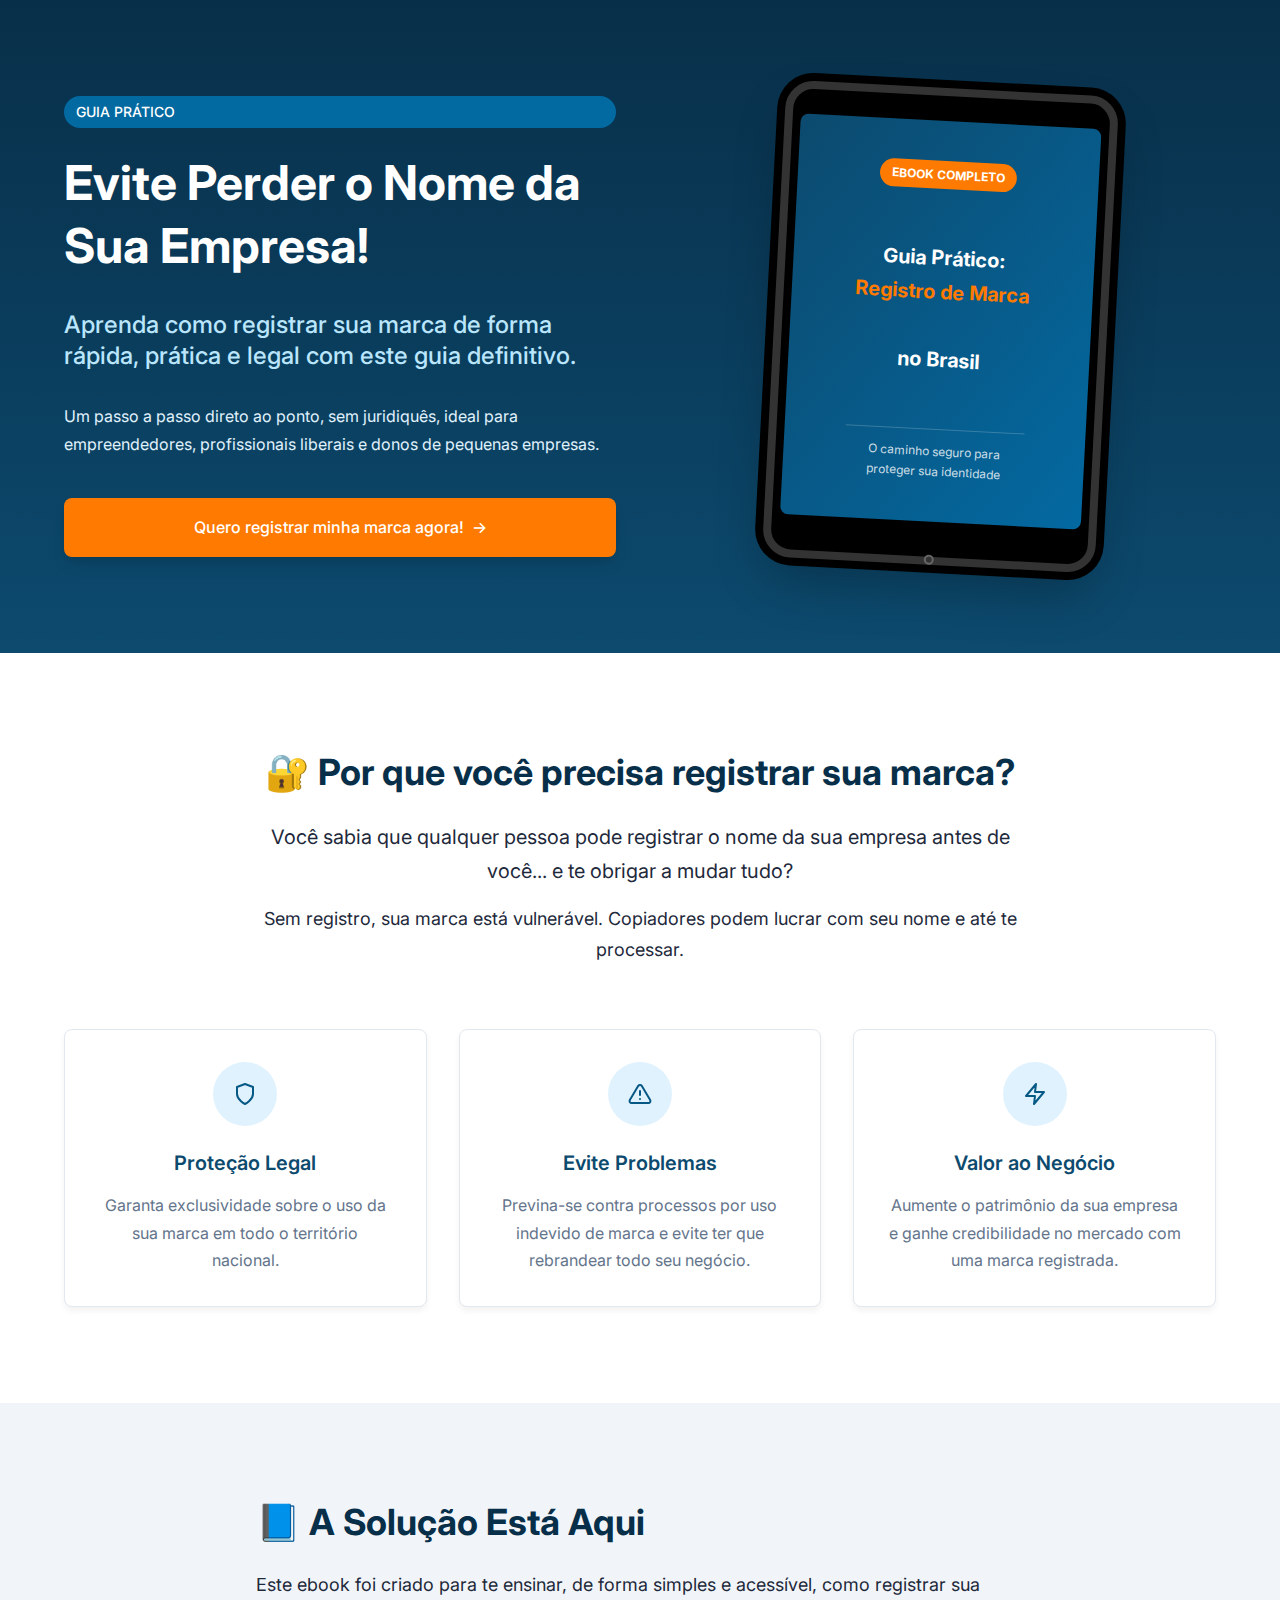
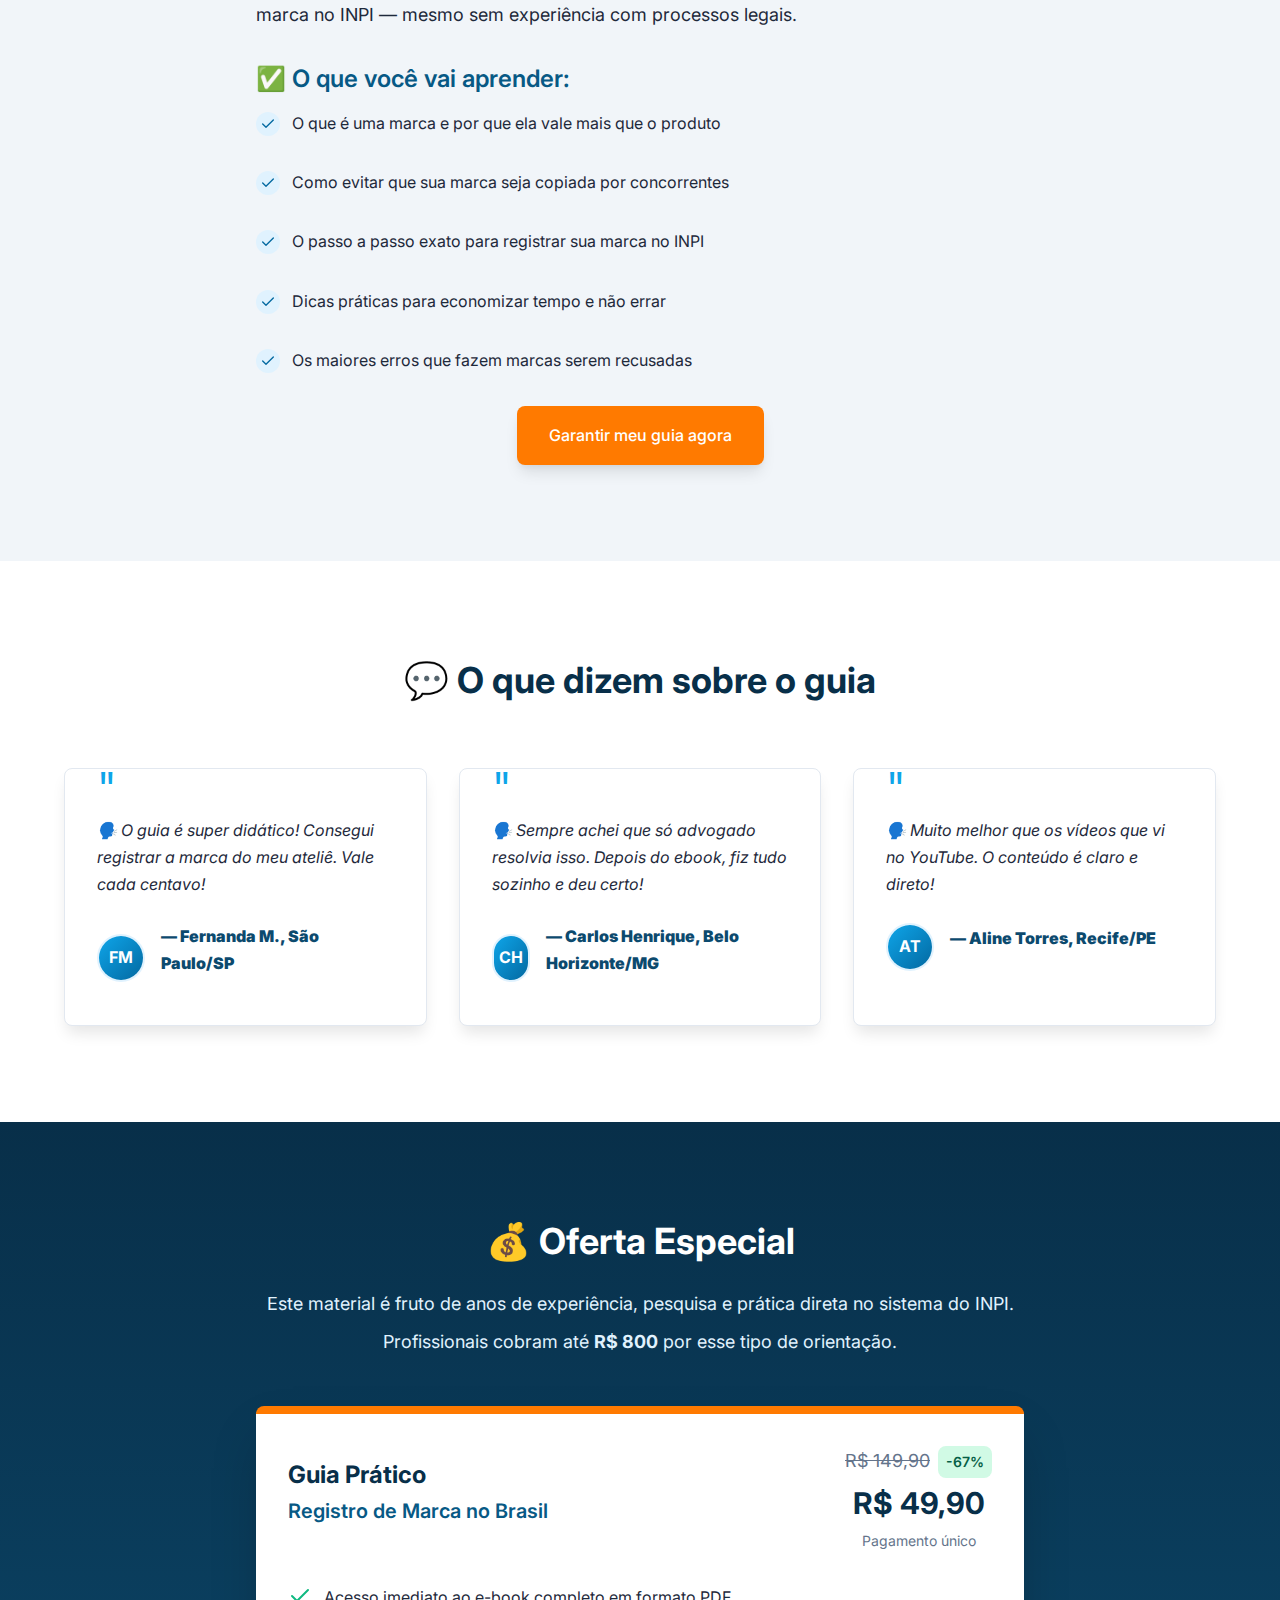
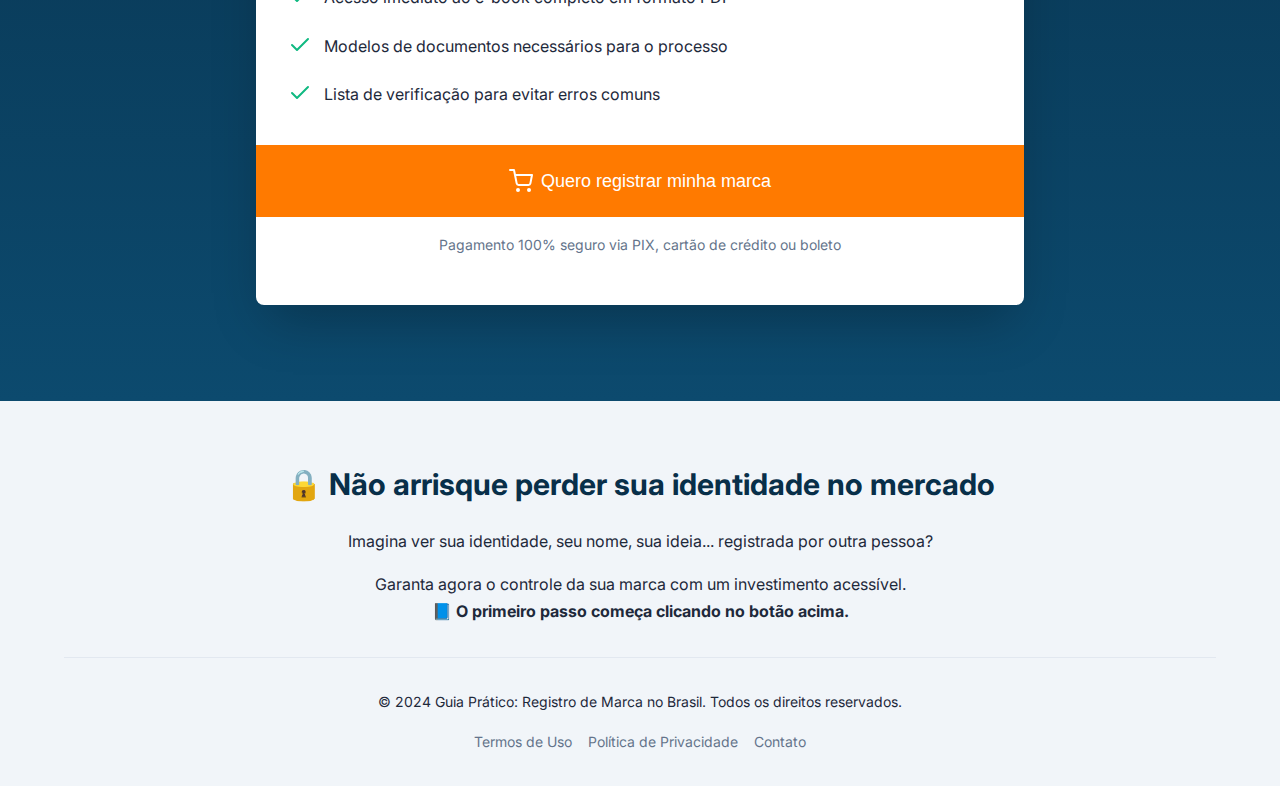
<file: index.html>
<!DOCTYPE html>
<html lang="pt-BR">
<head>
    <meta charset="UTF-8">
    <meta name="viewport" content="width=device-width, initial-scale=1.0">
    <title>Guia Prático: Registro de Marca no Brasil</title>
    <link rel="stylesheet" href="assets/css/styles.css">
    <link rel="preconnect" href="https://fonts.googleapis.com">
    <link rel="preconnect" href="https://fonts.gstatic.com" crossorigin>
    <link href="https://fonts.googleapis.com/css2?family=Inter:wght@400;500;600;700&display=swap" rel="stylesheet">
</head>
<body>
    <!-- Hero Section -->
    <section class="hero">
        <div class="hero-pattern"></div>
        <div class="container">
            <div class="hero-content">
                <div class="hero-text">
                    <span class="badge">GUIA PRÁTICO</span>
                    <h1>Evite Perder o Nome da Sua Empresa!</h1>
                    <h2>Aprenda como registrar sua marca de forma rápida, prática e legal com este guia definitivo.</h2>
                    <p>Um passo a passo direto ao ponto, sem juridiquês, ideal para empreendedores, profissionais liberais e donos de pequenas empresas.</p>
                    <a href="#pricing" class="cta-button">Quero registrar minha marca agora! <span class="arrow-right">→</span></a>
                </div>
                <div class="ebook-mockup">
                    <div class="ipad-frame">
                        <div class="ipad-screen">
                            <div class="ebook-cover">
                                <div class="ebook-badge">EBOOK COMPLETO</div>
                                <div class="ebook-title">
                                    Guia Prático:<br>
                                    <span class="highlight">Registro de Marca</span><br>
                                    no Brasil
                                </div>
                                <div class="ebook-subtitle">
                                    O caminho seguro para proteger sua identidade
                                </div>
                            </div>
                        </div>
                        <div class="ipad-button"></div>
                    </div>
                </div>
            </div>
        </div>
    </section>

    <!-- Why Register Section -->
    <section class="why-register">
        <div class="container">
            <div class="section-header">
                <h2>🔐 Por que você precisa registrar sua marca?</h2>
                <p class="section-intro">Você sabia que qualquer pessoa pode registrar o nome da sua empresa antes de você... e te obrigar a mudar tudo?</p>
                <p class="section-subintro">Sem registro, sua marca está vulnerável. Copiadores podem lucrar com seu nome e até te processar.</p>
            </div>

            <div class="benefits-grid">
                <div class="benefit-card">
                    <div class="benefit-icon shield-icon">
                        <svg xmlns="http://www.w3.org/2000/svg" width="24" height="24" viewBox="0 0 24 24" fill="none" stroke="currentColor" stroke-width="2" stroke-linecap="round" stroke-linejoin="round">
                            <path d="M12 22s8-4 8-10V5l-8-3-8 3v7c0 6 8 10 8 10z"></path>
                        </svg>
                    </div>
                    <h3>Proteção Legal</h3>
                    <p>Garanta exclusividade sobre o uso da sua marca em todo o território nacional.</p>
                </div>

                <div class="benefit-card">
                    <div class="benefit-icon alert-icon">
                        <svg xmlns="http://www.w3.org/2000/svg" width="24" height="24" viewBox="0 0 24 24" fill="none" stroke="currentColor" stroke-width="2" stroke-linecap="round" stroke-linejoin="round">
                            <path d="M10.29 3.86L1.82 18a2 2 0 0 0 1.71 3h16.94a2 2 0 0 0 1.71-3L13.71 3.86a2 2 0 0 0-3.42 0z"></path>
                            <line x1="12" y1="9" x2="12" y2="13"></line>
                            <line x1="12" y1="17" x2="12.01" y2="17"></line>
                        </svg>
                    </div>
                    <h3>Evite Problemas</h3>
                    <p>Previna-se contra processos por uso indevido de marca e evite ter que rebrandear todo seu negócio.</p>
                </div>

                <div class="benefit-card">
                    <div class="benefit-icon value-icon">
                        <svg xmlns="http://www.w3.org/2000/svg" width="24" height="24" viewBox="0 0 24 24" fill="none" stroke="currentColor" stroke-width="2" stroke-linecap="round" stroke-linejoin="round">
                            <polygon points="13 2 3 14 12 14 11 22 21 10 12 10 13 2"></polygon>
                        </svg>
                    </div>
                    <h3>Valor ao Negócio</h3>
                    <p>Aumente o patrimônio da sua empresa e ganhe credibilidade no mercado com uma marca registrada.</p>
                </div>
            </div>
        </div>
    </section>

    <!-- Solution Section -->
    <section class="solution">
        <div class="container">
            <div class="solution-content">
                <h2>📘 A Solução Está Aqui</h2>
                <p class="solution-intro">Este ebook foi criado para te ensinar, de forma simples e acessível, como registrar sua marca no INPI — mesmo sem experiência com processos legais.</p>
                
                <h3>✅ O que você vai aprender:</h3>
                
                <ul class="checklist">
                    <li>
                        <span class="check-icon">
                            <svg xmlns="http://www.w3.org/2000/svg" width="24" height="24" viewBox="0 0 24 24" fill="none" stroke="currentColor" stroke-width="2" stroke-linecap="round" stroke-linejoin="round">
                                <polyline points="20 6 9 17 4 12"></polyline>
                            </svg>
                        </span>
                        <span>O que é uma marca e por que ela vale mais que o produto</span>
                    </li>
                    <li>
                        <span class="check-icon">
                            <svg xmlns="http://www.w3.org/2000/svg" width="24" height="24" viewBox="0 0 24 24" fill="none" stroke="currentColor" stroke-width="2" stroke-linecap="round" stroke-linejoin="round">
                                <polyline points="20 6 9 17 4 12"></polyline>
                            </svg>
                        </span>
                        <span>Como evitar que sua marca seja copiada por concorrentes</span>
                    </li>
                    <li>
                        <span class="check-icon">
                            <svg xmlns="http://www.w3.org/2000/svg" width="24" height="24" viewBox="0 0 24 24" fill="none" stroke="currentColor" stroke-width="2" stroke-linecap="round" stroke-linejoin="round">
                                <polyline points="20 6 9 17 4 12"></polyline>
                            </svg>
                        </span>
                        <span>O passo a passo exato para registrar sua marca no INPI</span>
                    </li>
                    <li>
                        <span class="check-icon">
                            <svg xmlns="http://www.w3.org/2000/svg" width="24" height="24" viewBox="0 0 24 24" fill="none" stroke="currentColor" stroke-width="2" stroke-linecap="round" stroke-linejoin="round">
                                <polyline points="20 6 9 17 4 12"></polyline>
                            </svg>
                        </span>
                        <span>Dicas práticas para economizar tempo e não errar</span>
                    </li>
                    <li>
                        <span class="check-icon">
                            <svg xmlns="http://www.w3.org/2000/svg" width="24" height="24" viewBox="0 0 24 24" fill="none" stroke="currentColor" stroke-width="2" stroke-linecap="round" stroke-linejoin="round">
                                <polyline points="20 6 9 17 4 12"></polyline>
                            </svg>
                        </span>
                        <span>Os maiores erros que fazem marcas serem recusadas</span>
                    </li>
                </ul>
                
                <div class="solution-cta">
                    <a href="#pricing" class="cta-button">Garantir meu guia agora</a>
                </div>
            </div>
        </div>
    </section>

    <!-- Testimonials Section -->
    <section class="testimonials">
        <div class="container">
            <h2>💬 O que dizem sobre o guia</h2>
            
            <div class="testimonials-grid">
                <div class="testimonial-card">
                    <div class="quote-mark">"</div>
                    <p class="testimonial-text">🗣️ <em>O guia é super didático! Consegui registrar a marca do meu ateliê. Vale cada centavo!</em></p>
                <div class="testimonial-author">
                        <div class="author-avatar">
                            <div class="avatar-fallback">FM</div>
                        </div>
                        <p class="author-name"><strong>— Fernanda M., São Paulo/SP</strong></p>
                    </div>
                </div>
                
                <div class="testimonial-card">
                    <div class="quote-mark">"</div>
                    <p class="testimonial-text">🗣️ <em>Sempre achei que só advogado resolvia isso. Depois do ebook, fiz tudo sozinho e deu certo!</em></p>
                <div class="testimonial-author">
                        <div class="author-avatar">
                            <div class="avatar-fallback">CH</div>
                        </div>
                        <p class="author-name"><strong>— Carlos Henrique, Belo Horizonte/MG</strong></p>
                    </div>
                </div>
                
                <div class="testimonial-card">
                    <div class="quote-mark">"</div>
                    <p class="testimonial-text">🗣️ <em>Muito melhor que os vídeos que vi no YouTube. O conteúdo é claro e direto!</em></p>
                <div class="testimonial-author">
                        <div class="author-avatar">
                            <div class="avatar-fallback">AT</div>
                        </div>
                        <p class="author-name"><strong>— Aline Torres, Recife/PE</strong></p>
                    </div>
                </div>
            </div>
        </div>
    </section>

    <!-- Pricing Section -->
    <section class="pricing" id="pricing">
        <div class="container">
            <div class="pricing-header">
                <h2>💰 Oferta Especial</h2>
                <p class="pricing-intro">Este material é fruto de anos de experiência, pesquisa e prática direta no sistema do INPI.</p>
                <p class="pricing-subintro">Profissionais cobram até <span class="pricing-highlight">R$ 800</span> por esse tipo de orientação.</p>
            </div>
            
            <div class="pricing-box">
                <div class="pricing-content">
                    <div class="pricing-title">
                        <h3>Guia Prático</h3>
                        <h4>Registro de Marca no Brasil</h4>
                    </div>
                    <div class="pricing-price">
                        <div class="price-discount">
                            <span class="old-price">R$ 149,90</span>
                            <span class="discount-badge">-67%</span>
                        </div>
                        <div class="current-price">R$ 49,90</div>
                        <div class="price-note">Pagamento único</div>
                    </div>
                </div>
                
                <div class="pricing-features">
                    <div class="feature-item">
                        <span class="feature-icon">
                            <svg xmlns="http://www.w3.org/2000/svg" width="24" height="24" viewBox="0 0 24 24" fill="none" stroke="currentColor" stroke-width="2" stroke-linecap="round" stroke-linejoin="round">
                                <polyline points="20 6 9 17 4 12"></polyline>
                            </svg>
                        </span>
                        <span>Acesso imediato ao e-book completo em formato PDF</span>
                    </div>
                    <div class="feature-item">
                        <span class="feature-icon">
                            <svg xmlns="http://www.w3.org/2000/svg" width="24" height="24" viewBox="0 0 24 24" fill="none" stroke="currentColor" stroke-width="2" stroke-linecap="round" stroke-linejoin="round">
                                <polyline points="20 6 9 17 4 12"></polyline>
                            </svg>
                        </span>
                        <span>Modelos de documentos necessários para o processo</span>
                    </div>
                    <div class="feature-item">
                        <span class="feature-icon">
                            <svg xmlns="http://www.w3.org/2000/svg" width="24" height="24" viewBox="0 0 24 24" fill="none" stroke="currentColor" stroke-width="2" stroke-linecap="round" stroke-linejoin="round">
                                <polyline points="20 6 9 17 4 12"></polyline>
                            </svg>
                        </span>
                        <span>Lista de verificação para evitar erros comuns</span>
                    </div>
                </div>
                
                <button id="checkout-button" class="checkout-button">
                    <svg xmlns="http://www.w3.org/2000/svg" width="24" height="24" viewBox="0 0 24 24" fill="none" stroke="currentColor" stroke-width="2" stroke-linecap="round" stroke-linejoin="round" class="cart-icon">
                        <circle cx="9" cy="21" r="1"></circle>
                        <circle cx="20" cy="21" r="1"></circle>
                        <path d="M1 1h4l2.68 13.39a2 2 0 0 0 2 1.61h9.72a2 2 0 0 0 2-1.61L23 6H6"></path>
                    </svg>
                    Quero registrar minha marca
                </button>
                
                <p class="payment-note">Pagamento 100% seguro via PIX, cartão de crédito ou boleto</p>
            </div>
        </div>
    </section>

    <!-- Footer -->
    <footer class="footer">
        <div class="container">
            <div class="footer-content">
                <h2>🔒 Não arrisque perder sua identidade no mercado</h2>
                <p>Imagina ver sua identidade, seu nome, sua ideia... registrada por outra pessoa?</p>
                <p>Garanta agora o controle da sua marca com um investimento acessível.<br>
                📘 <strong>O primeiro passo começa clicando no botão acima.</strong></p>
            </div>
            
            <hr class="footer-divider">
            
            <div class="footer-bottom">
                <p class="copyright">© <span id="current-year">2024</span> Guia Prático: Registro de Marca no Brasil. Todos os direitos reservados.</p>
                <div class="footer-links">
                    <a href="#">Termos de Uso</a>
                    <a href="#">Política de Privacidade</a>
                    <a href="#">Contato</a>
                </div>
            </div>
        </div>
    </footer>

    <!-- Stripe Integration -->
    <script src="https://js.stripe.com/v3/"></script>
    <script src="assets/js/script.js"></script>
</body>
</html>
</file>
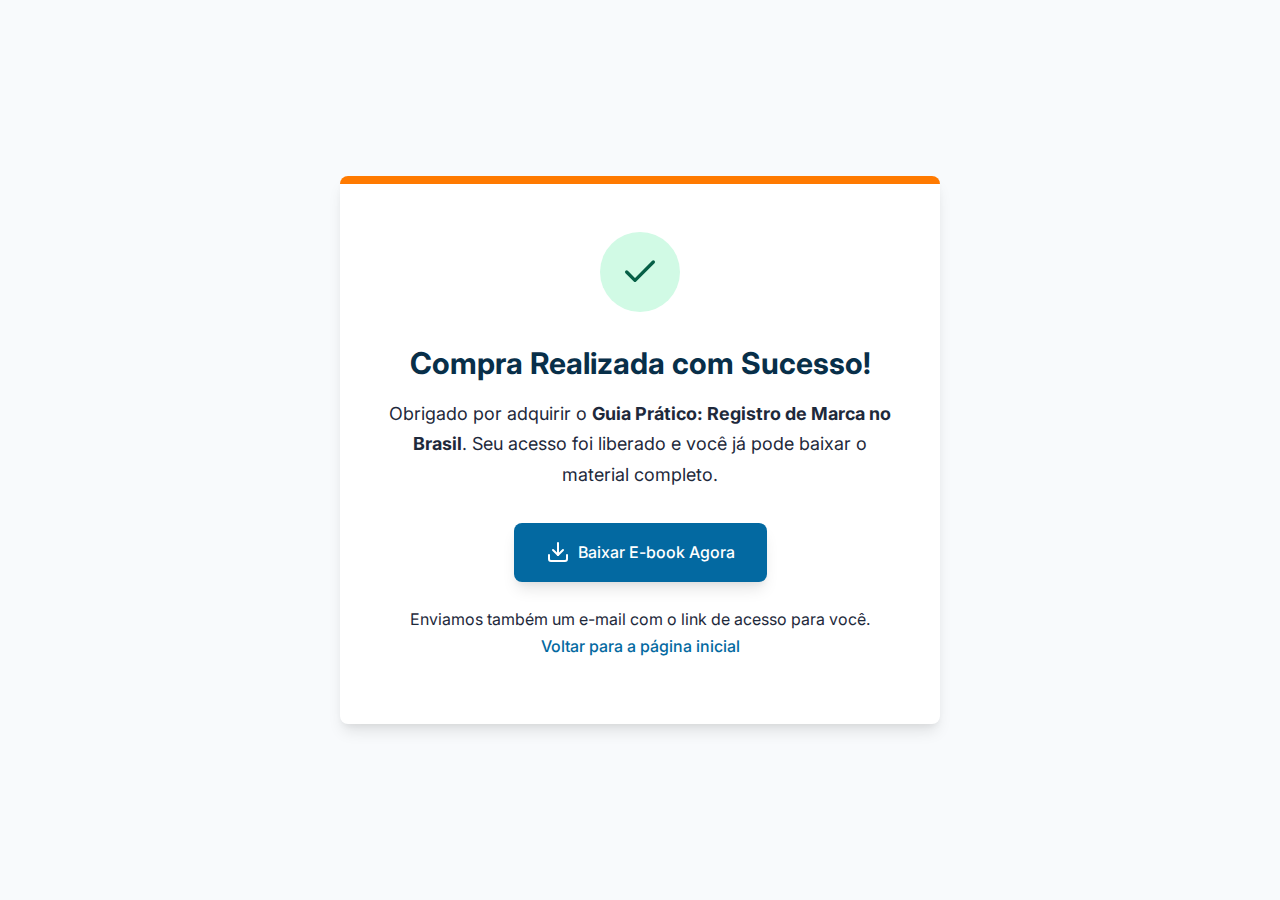
<file: success.html>
<!DOCTYPE html>
<html lang="pt-BR">
<head>
    <meta charset="UTF-8">
    <meta name="viewport" content="width=device-width, initial-scale=1.0">
    <title>Compra Realizada com Sucesso! | Guia Prático: Registro de Marca no Brasil</title>
    <link rel="stylesheet" href="assets/css/styles.css">
    <link rel="preconnect" href="https://fonts.googleapis.com">
    <link rel="preconnect" href="https://fonts.gstatic.com" crossorigin>
    <link href="https://fonts.googleapis.com/css2?family=Inter:wght@400;500;600;700&display=swap" rel="stylesheet">
    <style>
        .success-page {
            min-height: 100vh;
            display: flex;
            flex-direction: column;
            justify-content: center;
            align-items: center;
            background-color: var(--bg-light);
            padding: 2rem;
            text-align: center;
        }
        
        .success-card {
            background-color: var(--bg-white);
            border-radius: var(--border-radius);
            box-shadow: var(--box-shadow);
            padding: 3rem;
            max-width: 600px;
            width: 100%;
            margin: 0 auto;
            border-top: 8px solid var(--brand-orange);
        }
        
        .success-icon {
            width: 80px;
            height: 80px;
            background-color: #d1fae5;
            color: #065f46;
            border-radius: 50%;
            display: flex;
            align-items: center;
            justify-content: center;
            margin: 0 auto 2rem;
        }
        
        .success-icon svg {
            width: 40px;
            height: 40px;
        }
        
        .success-title {
            font-size: 1.875rem;
            font-weight: 700;
            color: var(--brand-blue-950);
            margin-bottom: 1rem;
        }
        
        .success-message {
            font-size: 1.125rem;
            color: var(--text-dark);
            margin-bottom: 2rem;
        }
        
        .download-button {
            display: inline-flex;
            align-items: center;
            justify-content: center;
            background-color: var(--brand-blue-700);
            color: var(--text-white);
            font-weight: 500;
            padding: 1rem 2rem;
            border-radius: var(--border-radius);
            transition: var(--transition);
            border: none;
            cursor: pointer;
            text-align: center;
            font-size: 1rem;
            box-shadow: var(--box-shadow);
            margin-bottom: 1.5rem;
        }
        
        .download-button:hover {
            background-color: var(--brand-blue-800);
            transform: translateY(-3px);
            color: var(--text-white);
        }
        
        .download-icon {
            margin-right: 0.5rem;
        }
        
        .back-link {
            color: var(--brand-blue-700);
            text-decoration: none;
            font-weight: 500;
            transition: var(--transition);
        }
        
        .back-link:hover {
            color: var(--brand-blue-500);
            text-decoration: underline;
        }
    </style>
</head>
<body>
    <div class="success-page">
        <div class="success-card">
            <div class="success-icon">
                <svg xmlns="http://www.w3.org/2000/svg" width="24" height="24" viewBox="0 0 24 24" fill="none" stroke="currentColor" stroke-width="2" stroke-linecap="round" stroke-linejoin="round">
                    <polyline points="20 6 9 17 4 12"></polyline>
                </svg>
            </div>
            
            <h1 class="success-title">Compra Realizada com Sucesso!</h1>
            
            <p class="success-message">
                Obrigado por adquirir o <strong>Guia Prático: Registro de Marca no Brasil</strong>. 
                Seu acesso foi liberado e você já pode baixar o material completo.
            </p>
            
            <a href="#" class="download-button" id="download-button">
                <svg xmlns="http://www.w3.org/2000/svg" width="24" height="24" viewBox="0 0 24 24" fill="none" stroke="currentColor" stroke-width="2" stroke-linecap="round" stroke-linejoin="round" class="download-icon">
                    <path d="M21 15v4a2 2 0 0 1-2 2H5a2 2 0 0 1-2-2v-4"></path>
                    <polyline points="7 10 12 15 17 10"></polyline>
                    <line x1="12" y1="15" x2="12" y2="3"></line>
                </svg>
                Baixar E-book Agora
            </a>
            
            <p>
                Enviamos também um e-mail com o link de acesso para você.<br>
                <a href="index.html" class="back-link">Voltar para a página inicial</a>
            </p>
        </div>
    </div>
    
    <script>
        document.addEventListener('DOMContentLoaded', function() {
            const downloadButton = document.getElementById('download-button');
            
            if (downloadButton) {
                downloadButton.addEventListener('click', function(e) {
                    e.preventDefault();
                    
                    // In a real implementation, this would be a link to the actual PDF file
                    // For demo purposes, show a notification
                    showNotification('Esta é uma demonstração. Em um ambiente real, o download do e-book seria iniciado.', 'info');
                });
            }
            
            // Custom notification system
            function showNotification(message, type = 'success') {
                // Create notification element
                const notification = document.createElement('div');
                notification.className = `notification ${type}`;
                
                // Add styles
                Object.assign(notification.style, {
                    position: 'fixed',
                    bottom: '20px',
                    right: '20px',
                    padding: '15px 20px',
                    borderRadius: '8px',
                    boxShadow: '0 10px 15px -3px rgba(0, 0, 0, 0.1), 0 4px 6px -2px rgba(0, 0, 0, 0.05)',
                    zIndex: '9999',
                    opacity: '0',
                    transform: 'translateY(20px)',
                    transition: 'opacity 0.3s ease, transform 0.3s ease',
                    color: 'white',
                    maxWidth: '300px'
                });
                
                // Set type-specific styles
                if (type === 'success') {
                    notification.style.backgroundColor = '#10b981';
                } else if (type === 'error') {
                    notification.style.backgroundColor = '#ef4444';
                } else if (type === 'info') {
                    notification.style.backgroundColor = '#3b82f6';
                }
                
                // Set content
                notification.innerHTML = message;
                
                // Add to DOM
                document.body.appendChild(notification);
                
                // Trigger animation
                setTimeout(() => {
                    notification.style.opacity = '1';
                    notification.style.transform = 'translateY(0)';
                }, 10);
                
                // Remove after delay
                setTimeout(() => {
                    notification.style.opacity = '0';
                    notification.style.transform = 'translateY(20px)';
                    
                    // Remove from DOM after animation
                    setTimeout(() => {
                        document.body.removeChild(notification);
                    }, 300);
                }, 4000);
            }
        });
    </script>
</body>
</html>
</file>
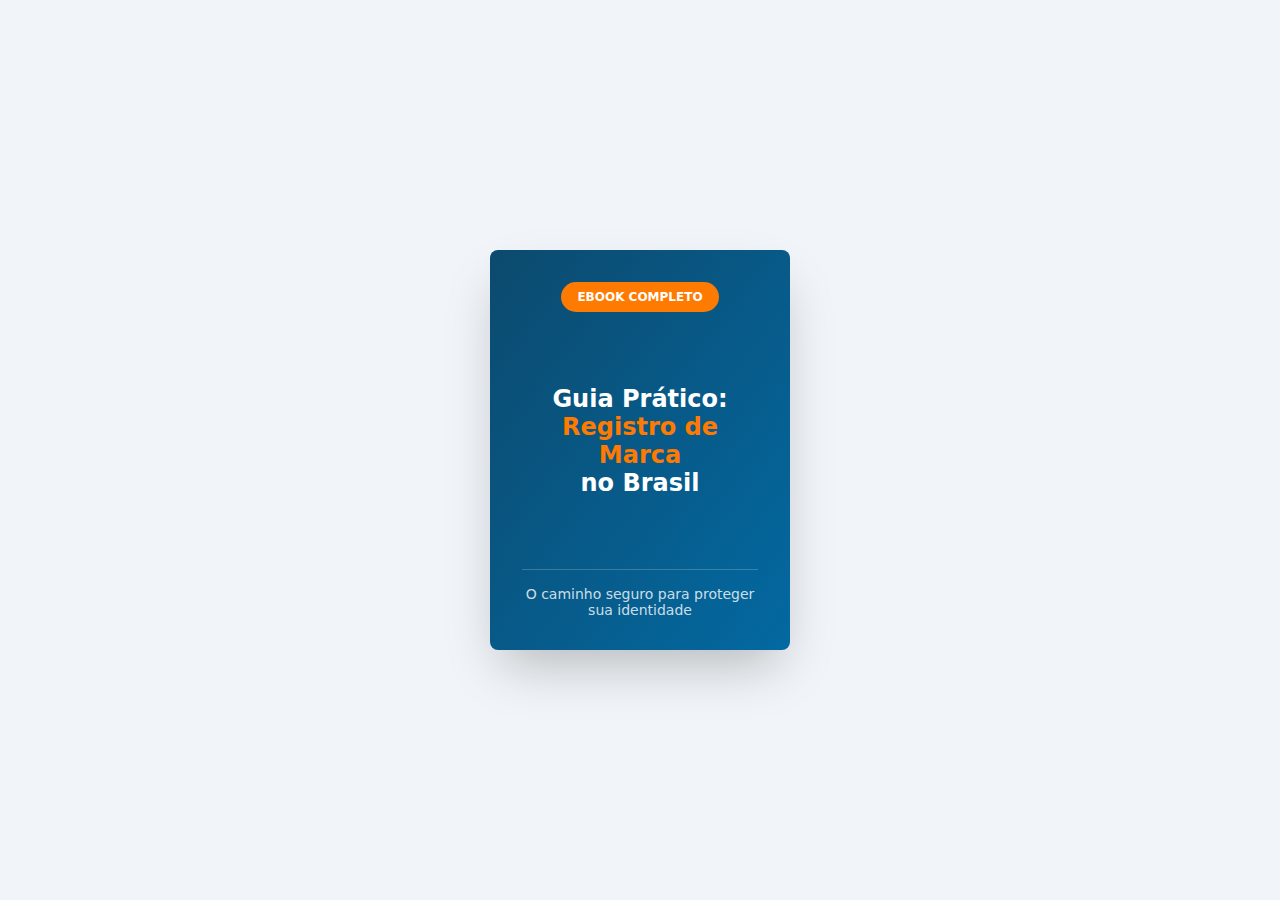
<file: assets/images/ebook-cover.html>
<!DOCTYPE html>
<html lang="en">
<head>
    <meta charset="UTF-8">
    <meta name="viewport" content="width=device-width, initial-scale=1.0">
    <title>Ebook Cover</title>
    <style>
        body {
            margin: 0;
            padding: 0;
            display: flex;
            justify-content: center;
            align-items: center;
            min-height: 100vh;
            font-family: 'Inter', system-ui, -apple-system, BlinkMacSystemFont, 'Segoe UI', Roboto, 'Helvetica Neue', Arial, sans-serif;
            background-color: #f1f5f9;
        }
        
        .ebook-cover {
            width: 300px;
            height: 400px;
            background: linear-gradient(to bottom right, #0c4a6e, #0369a1);
            border-radius: 8px;
            display: flex;
            flex-direction: column;
            align-items: center;
            justify-content: space-between;
            padding: 2rem;
            box-sizing: border-box;
            box-shadow: 0 25px 50px -12px rgba(0, 0, 0, 0.25);
        }
        
        .ebook-badge {
            background-color: #FF7A00;
            color: white;
            font-size: 0.75rem;
            font-weight: 700;
            padding: 0.5rem 1rem;
            border-radius: 9999px;
            margin-bottom: 1rem;
        }
        
        .ebook-title {
            text-align: center;
            color: white;
            font-weight: 700;
            font-size: 1.5rem;
            margin-bottom: 1rem;
        }
        
        .highlight {
            color: #FF7A00;
        }
        
        .ebook-subtitle {
            text-align: center;
            color: rgba(255, 255, 255, 0.8);
            font-size: 0.875rem;
            border-top: 1px solid rgba(255, 255, 255, 0.2);
            padding-top: 1rem;
            width: 100%;
        }
        
        .download-button {
            margin-top: 2rem;
            background-color: #0ea5e9;
            color: white;
            border: none;
            padding: 0.75rem 1.5rem;
            border-radius: 8px;
            font-weight: 500;
            cursor: pointer;
            transition: all 0.3s ease;
        }
        
        .download-button:hover {
            background-color: #0284c7;
        }
        
        .instructions {
            margin-top: 2rem;
            max-width: 600px;
            background-color: white;
            padding: 2rem;
            border-radius: 8px;
            box-shadow: 0 10px 15px -3px rgba(0, 0, 0, 0.1);
        }
        
        .instructions h2 {
            margin-top: 0;
            color: #0c4a6e;
        }
        
        .instructions ol {
            margin-bottom: 0;
        }
        
        .instructions code {
            background-color: #f1f5f9;
            padding: 0.25rem 0.5rem;
            border-radius: 4px;
            font-family: monospace;
        }
    </style>
</head>
<body>
    <div class="ebook-cover">
        <div class="ebook-badge">EBOOK COMPLETO</div>
        <div class="ebook-title">
            Guia Prático:<br>
            <span class="highlight">Registro de Marca</span><br>
            no Brasil
        </div>
        <div class="ebook-subtitle">
            O caminho seguro para proteger sua identidade
        </div>
    </div>
    
    <script>
        // You can use this script to generate and download the cover as an image
        // This is just a placeholder for now
    </script>
</body>
</html>
</file>
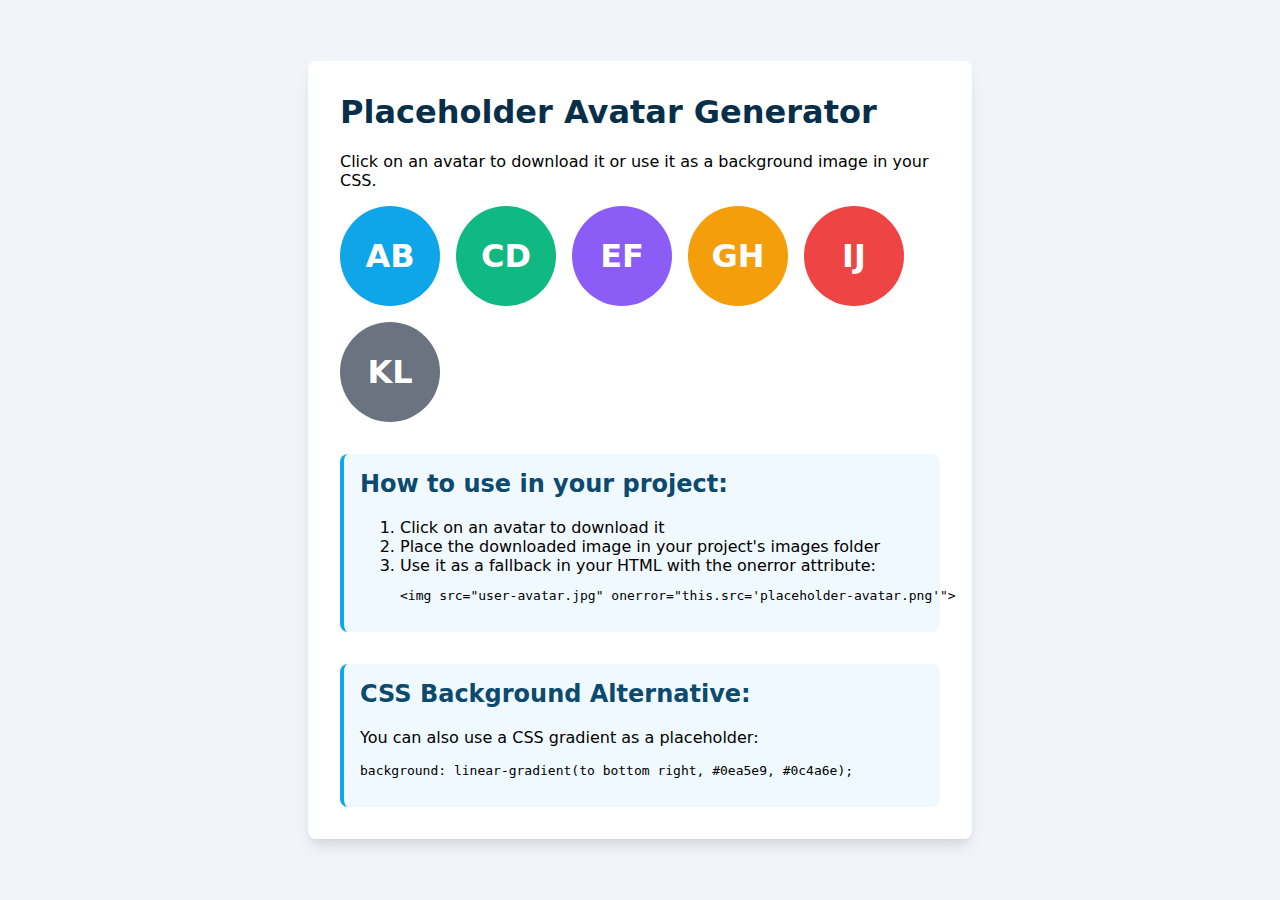
<file: assets/images/placeholder-avatar.html>
<!DOCTYPE html>
<html lang="en">
<head>
    <meta charset="UTF-8">
    <meta name="viewport" content="width=device-width, initial-scale=1.0">
    <title>Placeholder Avatar Generator</title>
    <style>
        body {
            margin: 0;
            padding: 0;
            display: flex;
            justify-content: center;
            align-items: center;
            min-height: 100vh;
            font-family: 'Inter', system-ui, -apple-system, BlinkMacSystemFont, 'Segoe UI', Roboto, 'Helvetica Neue', Arial, sans-serif;
            background-color: #f1f5f9;
        }
        
        .container {
            max-width: 600px;
            padding: 2rem;
            background-color: white;
            border-radius: 8px;
            box-shadow: 0 10px 15px -3px rgba(0, 0, 0, 0.1), 0 4px 6px -2px rgba(0, 0, 0, 0.05);
        }
        
        h1 {
            margin-top: 0;
            color: #082f49;
        }
        
        .avatar-container {
            display: flex;
            flex-wrap: wrap;
            gap: 1rem;
            margin-bottom: 2rem;
        }
        
        .avatar {
            width: 100px;
            height: 100px;
            border-radius: 50%;
            display: flex;
            align-items: center;
            justify-content: center;
            font-weight: bold;
            font-size: 2rem;
            color: white;
            cursor: pointer;
            transition: transform 0.2s;
        }
        
        .avatar:hover {
            transform: scale(1.1);
        }
        
        .instructions {
            margin-top: 2rem;
            padding: 1rem;
            background-color: #f0f9ff;
            border-radius: 8px;
            border-left: 4px solid #0ea5e9;
        }
        
        .instructions h2 {
            margin-top: 0;
            color: #0c4a6e;
        }
        
        .instructions ol {
            margin-bottom: 0;
        }
    </style>
</head>
<body>
    <div class="container">
        <h1>Placeholder Avatar Generator</h1>
        <p>Click on an avatar to download it or use it as a background image in your CSS.</p>
        
        <div class="avatar-container">
            <div class="avatar" style="background-color: #0ea5e9;" onclick="downloadAvatar(this, 'blue')">AB</div>
            <div class="avatar" style="background-color: #10b981;" onclick="downloadAvatar(this, 'green')">CD</div>
            <div class="avatar" style="background-color: #8b5cf6;" onclick="downloadAvatar(this, 'purple')">EF</div>
            <div class="avatar" style="background-color: #f59e0b;" onclick="downloadAvatar(this, 'yellow')">GH</div>
            <div class="avatar" style="background-color: #ef4444;" onclick="downloadAvatar(this, 'red')">IJ</div>
            <div class="avatar" style="background-color: #6b7280;" onclick="downloadAvatar(this, 'gray')">KL</div>
        </div>
        
        <div class="instructions">
            <h2>How to use in your project:</h2>
            <ol>
                <li>Click on an avatar to download it</li>
                <li>Place the downloaded image in your project's images folder</li>
                <li>Use it as a fallback in your HTML with the onerror attribute:
                    <pre><code>&lt;img src="user-avatar.jpg" onerror="this.src='placeholder-avatar.png'"&gt;</code></pre>
                </li>
            </ol>
        </div>
        
        <div class="instructions">
            <h2>CSS Background Alternative:</h2>
            <p>You can also use a CSS gradient as a placeholder:</p>
            <pre><code>background: linear-gradient(to bottom right, #0ea5e9, #0c4a6e);</code></pre>
        </div>
    </div>
    
    <script>
        function downloadAvatar(element, color) {
            const canvas = document.createElement('canvas');
            const ctx = canvas.getContext('2d');
            const size = 200;
            
            canvas.width = size;
            canvas.height = size;
            
            // Draw circle background
            ctx.beginPath();
            ctx.arc(size/2, size/2, size/2, 0, Math.PI * 2);
            ctx.fillStyle = element.style.backgroundColor;
            ctx.fill();
            
            // Draw text
            ctx.font = 'bold 80px Inter, sans-serif';
            ctx.fillStyle = 'white';
            ctx.textAlign = 'center';
            ctx.textBaseline = 'middle';
            ctx.fillText(element.innerText, size/2, size/2);
            
            // Create download link
            const link = document.createElement('a');
            link.download = `avatar-${color}.png`;
            link.href = canvas.toDataURL('image/png');
            link.click();
        }
    </script>
</body>
</html>
</file>
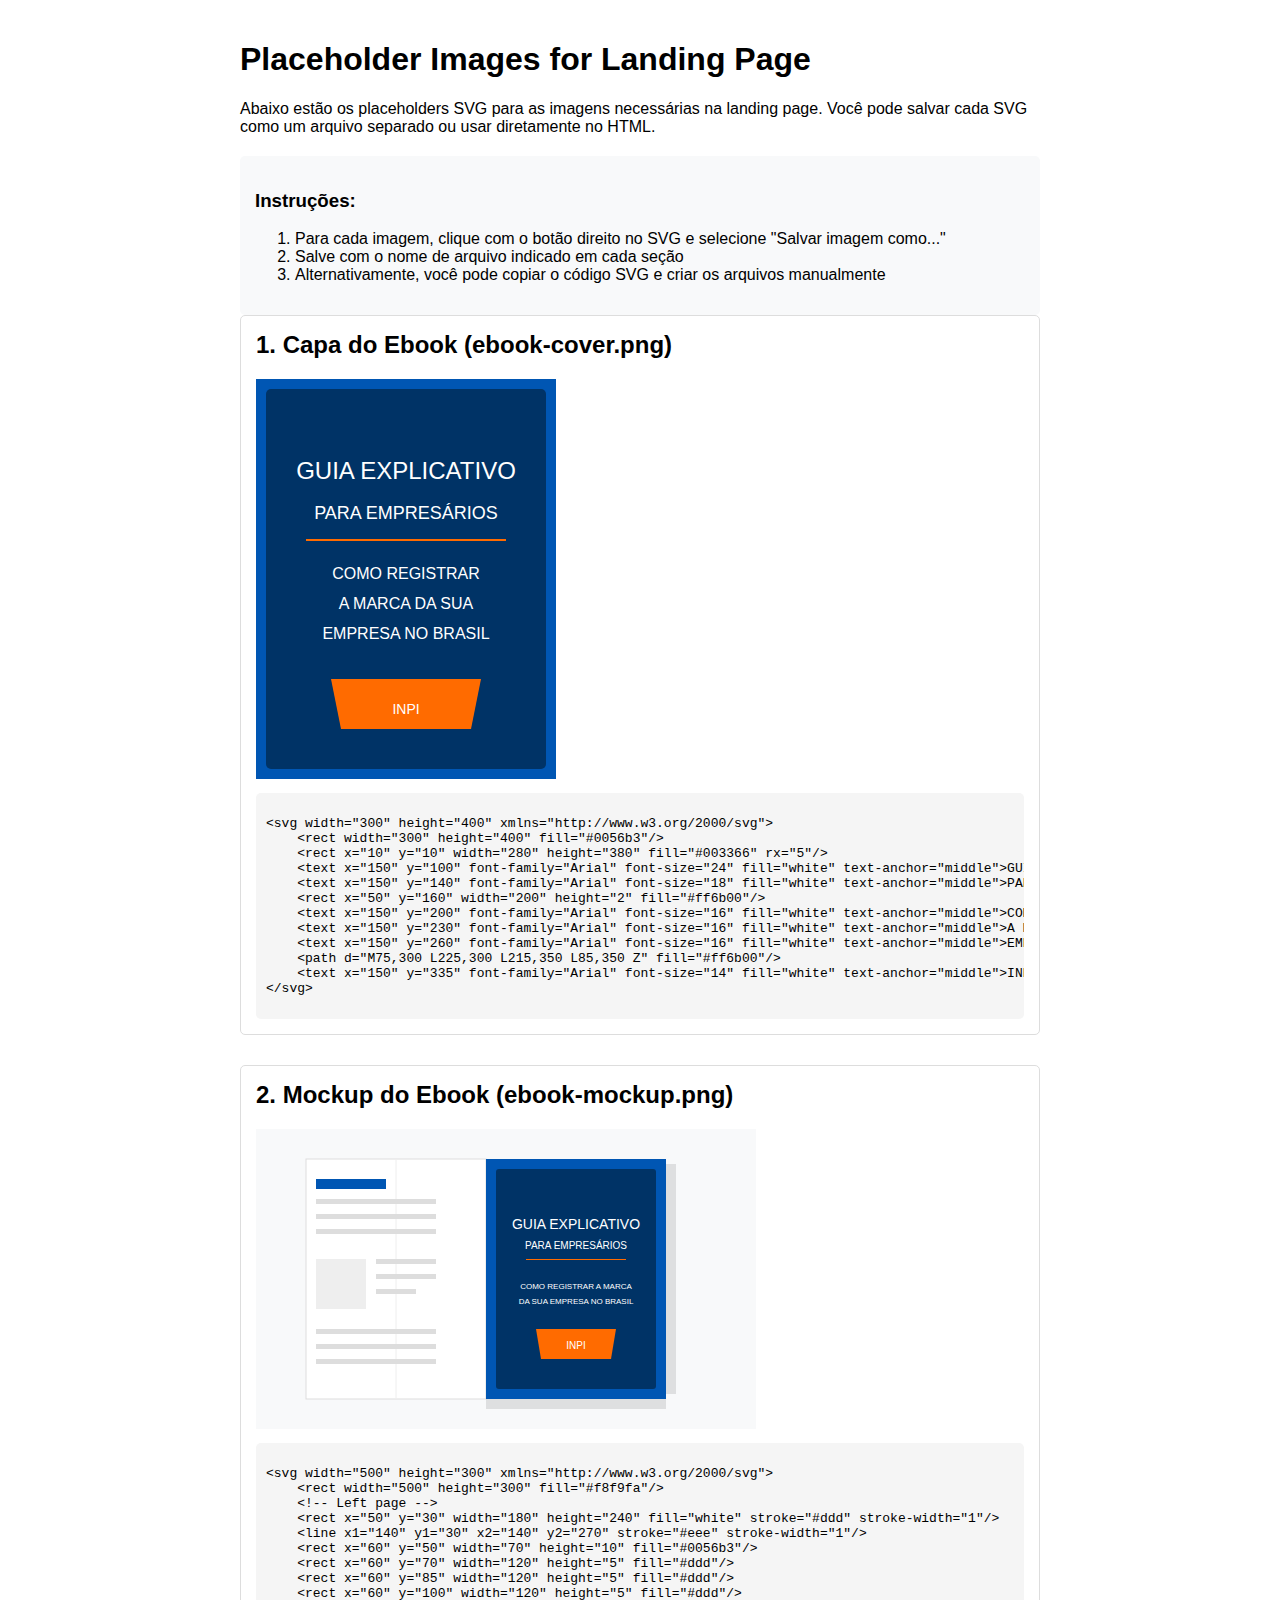
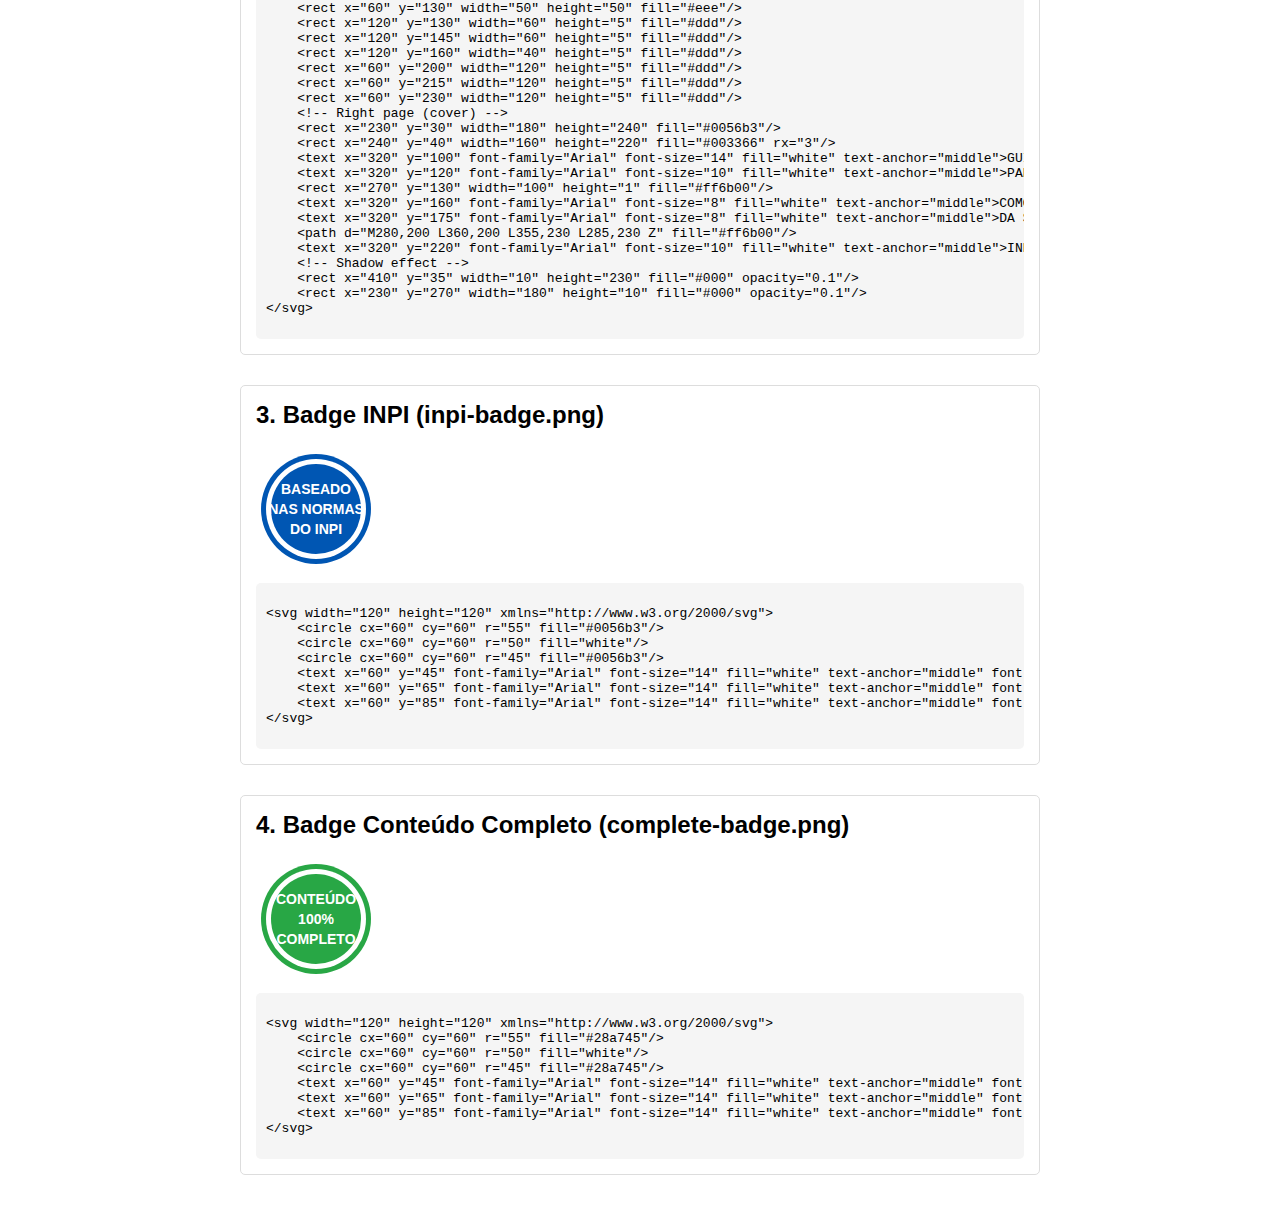
<file: assets/images/placeholder-generator.html>
<!DOCTYPE html>
<html lang="pt-BR">
<head>
    <meta charset="UTF-8">
    <meta name="viewport" content="width=device-width, initial-scale=1.0">
    <title>Placeholder Image Generator</title>
    <style>
        body {
            font-family: Arial, sans-serif;
            max-width: 800px;
            margin: 0 auto;
            padding: 20px;
        }
        .image-container {
            margin-bottom: 30px;
            border: 1px solid #ddd;
            padding: 15px;
            border-radius: 5px;
        }
        h2 {
            margin-top: 0;
        }
        .svg-code {
            background-color: #f5f5f5;
            padding: 10px;
            border-radius: 5px;
            overflow-x: auto;
            margin-top: 10px;
        }
        .instructions {
            margin-top: 20px;
            padding: 15px;
            background-color: #f8f9fa;
            border-radius: 5px;
        }
    </style>
</head>
<body>
    <h1>Placeholder Images for Landing Page</h1>
    <p>Abaixo estão os placeholders SVG para as imagens necessárias na landing page. Você pode salvar cada SVG como um arquivo separado ou usar diretamente no HTML.</p>
    
    <div class="instructions">
        <h3>Instruções:</h3>
        <ol>
            <li>Para cada imagem, clique com o botão direito no SVG e selecione "Salvar imagem como..."</li>
            <li>Salve com o nome de arquivo indicado em cada seção</li>
            <li>Alternativamente, você pode copiar o código SVG e criar os arquivos manualmente</li>
        </ol>
    </div>
    
    <div class="image-container">
        <h2>1. Capa do Ebook (ebook-cover.png)</h2>
        <svg width="300" height="400" xmlns="http://www.w3.org/2000/svg">
            <rect width="300" height="400" fill="#0056b3"/>
            <rect x="10" y="10" width="280" height="380" fill="#003366" rx="5"/>
            <text x="150" y="100" font-family="Arial" font-size="24" fill="white" text-anchor="middle">GUIA EXPLICATIVO</text>
            <text x="150" y="140" font-family="Arial" font-size="18" fill="white" text-anchor="middle">PARA EMPRESÁRIOS</text>
            <rect x="50" y="160" width="200" height="2" fill="#ff6b00"/>
            <text x="150" y="200" font-family="Arial" font-size="16" fill="white" text-anchor="middle">COMO REGISTRAR</text>
            <text x="150" y="230" font-family="Arial" font-size="16" fill="white" text-anchor="middle">A MARCA DA SUA</text>
            <text x="150" y="260" font-family="Arial" font-size="16" fill="white" text-anchor="middle">EMPRESA NO BRASIL</text>
            <path d="M75,300 L225,300 L215,350 L85,350 Z" fill="#ff6b00"/>
            <text x="150" y="335" font-family="Arial" font-size="14" fill="white" text-anchor="middle">INPI</text>
        </svg>
        <div class="svg-code">
            <pre>&lt;svg width="300" height="400" xmlns="http://www.w3.org/2000/svg"&gt;
    &lt;rect width="300" height="400" fill="#0056b3"/&gt;
    &lt;rect x="10" y="10" width="280" height="380" fill="#003366" rx="5"/&gt;
    &lt;text x="150" y="100" font-family="Arial" font-size="24" fill="white" text-anchor="middle"&gt;GUIA EXPLICATIVO&lt;/text&gt;
    &lt;text x="150" y="140" font-family="Arial" font-size="18" fill="white" text-anchor="middle"&gt;PARA EMPRESÁRIOS&lt;/text&gt;
    &lt;rect x="50" y="160" width="200" height="2" fill="#ff6b00"/&gt;
    &lt;text x="150" y="200" font-family="Arial" font-size="16" fill="white" text-anchor="middle"&gt;COMO REGISTRAR&lt;/text&gt;
    &lt;text x="150" y="230" font-family="Arial" font-size="16" fill="white" text-anchor="middle"&gt;A MARCA DA SUA&lt;/text&gt;
    &lt;text x="150" y="260" font-family="Arial" font-size="16" fill="white" text-anchor="middle"&gt;EMPRESA NO BRASIL&lt;/text&gt;
    &lt;path d="M75,300 L225,300 L215,350 L85,350 Z" fill="#ff6b00"/&gt;
    &lt;text x="150" y="335" font-family="Arial" font-size="14" fill="white" text-anchor="middle"&gt;INPI&lt;/text&gt;
&lt;/svg&gt;</pre>
        </div>
    </div>
    
    <div class="image-container">
        <h2>2. Mockup do Ebook (ebook-mockup.png)</h2>
        <svg width="500" height="300" xmlns="http://www.w3.org/2000/svg">
            <rect width="500" height="300" fill="#f8f9fa"/>
            <!-- Left page -->
            <rect x="50" y="30" width="180" height="240" fill="white" stroke="#ddd" stroke-width="1"/>
            <line x1="140" y1="30" x2="140" y2="270" stroke="#eee" stroke-width="1"/>
            <rect x="60" y="50" width="70" height="10" fill="#0056b3"/>
            <rect x="60" y="70" width="120" height="5" fill="#ddd"/>
            <rect x="60" y="85" width="120" height="5" fill="#ddd"/>
            <rect x="60" y="100" width="120" height="5" fill="#ddd"/>
            <rect x="60" y="130" width="50" height="50" fill="#eee"/>
            <rect x="120" y="130" width="60" height="5" fill="#ddd"/>
            <rect x="120" y="145" width="60" height="5" fill="#ddd"/>
            <rect x="120" y="160" width="40" height="5" fill="#ddd"/>
            <rect x="60" y="200" width="120" height="5" fill="#ddd"/>
            <rect x="60" y="215" width="120" height="5" fill="#ddd"/>
            <rect x="60" y="230" width="120" height="5" fill="#ddd"/>
            <!-- Right page (cover) -->
            <rect x="230" y="30" width="180" height="240" fill="#0056b3"/>
            <rect x="240" y="40" width="160" height="220" fill="#003366" rx="3"/>
            <text x="320" y="100" font-family="Arial" font-size="14" fill="white" text-anchor="middle">GUIA EXPLICATIVO</text>
            <text x="320" y="120" font-family="Arial" font-size="10" fill="white" text-anchor="middle">PARA EMPRESÁRIOS</text>
            <rect x="270" y="130" width="100" height="1" fill="#ff6b00"/>
            <text x="320" y="160" font-family="Arial" font-size="8" fill="white" text-anchor="middle">COMO REGISTRAR A MARCA</text>
            <text x="320" y="175" font-family="Arial" font-size="8" fill="white" text-anchor="middle">DA SUA EMPRESA NO BRASIL</text>
            <path d="M280,200 L360,200 L355,230 L285,230 Z" fill="#ff6b00"/>
            <text x="320" y="220" font-family="Arial" font-size="10" fill="white" text-anchor="middle">INPI</text>
            <!-- Shadow effect -->
            <rect x="410" y="35" width="10" height="230" fill="#000" opacity="0.1"/>
            <rect x="230" y="270" width="180" height="10" fill="#000" opacity="0.1"/>
        </svg>
        <div class="svg-code">
            <pre>&lt;svg width="500" height="300" xmlns="http://www.w3.org/2000/svg"&gt;
    &lt;rect width="500" height="300" fill="#f8f9fa"/&gt;
    &lt;!-- Left page --&gt;
    &lt;rect x="50" y="30" width="180" height="240" fill="white" stroke="#ddd" stroke-width="1"/&gt;
    &lt;line x1="140" y1="30" x2="140" y2="270" stroke="#eee" stroke-width="1"/&gt;
    &lt;rect x="60" y="50" width="70" height="10" fill="#0056b3"/&gt;
    &lt;rect x="60" y="70" width="120" height="5" fill="#ddd"/&gt;
    &lt;rect x="60" y="85" width="120" height="5" fill="#ddd"/&gt;
    &lt;rect x="60" y="100" width="120" height="5" fill="#ddd"/&gt;
    &lt;rect x="60" y="130" width="50" height="50" fill="#eee"/&gt;
    &lt;rect x="120" y="130" width="60" height="5" fill="#ddd"/&gt;
    &lt;rect x="120" y="145" width="60" height="5" fill="#ddd"/&gt;
    &lt;rect x="120" y="160" width="40" height="5" fill="#ddd"/&gt;
    &lt;rect x="60" y="200" width="120" height="5" fill="#ddd"/&gt;
    &lt;rect x="60" y="215" width="120" height="5" fill="#ddd"/&gt;
    &lt;rect x="60" y="230" width="120" height="5" fill="#ddd"/&gt;
    &lt;!-- Right page (cover) --&gt;
    &lt;rect x="230" y="30" width="180" height="240" fill="#0056b3"/&gt;
    &lt;rect x="240" y="40" width="160" height="220" fill="#003366" rx="3"/&gt;
    &lt;text x="320" y="100" font-family="Arial" font-size="14" fill="white" text-anchor="middle"&gt;GUIA EXPLICATIVO&lt;/text&gt;
    &lt;text x="320" y="120" font-family="Arial" font-size="10" fill="white" text-anchor="middle"&gt;PARA EMPRESÁRIOS&lt;/text&gt;
    &lt;rect x="270" y="130" width="100" height="1" fill="#ff6b00"/&gt;
    &lt;text x="320" y="160" font-family="Arial" font-size="8" fill="white" text-anchor="middle"&gt;COMO REGISTRAR A MARCA&lt;/text&gt;
    &lt;text x="320" y="175" font-family="Arial" font-size="8" fill="white" text-anchor="middle"&gt;DA SUA EMPRESA NO BRASIL&lt;/text&gt;
    &lt;path d="M280,200 L360,200 L355,230 L285,230 Z" fill="#ff6b00"/&gt;
    &lt;text x="320" y="220" font-family="Arial" font-size="10" fill="white" text-anchor="middle"&gt;INPI&lt;/text&gt;
    &lt;!-- Shadow effect --&gt;
    &lt;rect x="410" y="35" width="10" height="230" fill="#000" opacity="0.1"/&gt;
    &lt;rect x="230" y="270" width="180" height="10" fill="#000" opacity="0.1"/&gt;
&lt;/svg&gt;</pre>
        </div>
    </div>
    
    <div class="image-container">
        <h2>3. Badge INPI (inpi-badge.png)</h2>
        <svg width="120" height="120" xmlns="http://www.w3.org/2000/svg">
            <circle cx="60" cy="60" r="55" fill="#0056b3"/>
            <circle cx="60" cy="60" r="50" fill="white"/>
            <circle cx="60" cy="60" r="45" fill="#0056b3"/>
            <text x="60" y="45" font-family="Arial" font-size="14" fill="white" text-anchor="middle" font-weight="bold">BASEADO</text>
            <text x="60" y="65" font-family="Arial" font-size="14" fill="white" text-anchor="middle" font-weight="bold">NAS NORMAS</text>
            <text x="60" y="85" font-family="Arial" font-size="14" fill="white" text-anchor="middle" font-weight="bold">DO INPI</text>
        </svg>
        <div class="svg-code">
            <pre>&lt;svg width="120" height="120" xmlns="http://www.w3.org/2000/svg"&gt;
    &lt;circle cx="60" cy="60" r="55" fill="#0056b3"/&gt;
    &lt;circle cx="60" cy="60" r="50" fill="white"/&gt;
    &lt;circle cx="60" cy="60" r="45" fill="#0056b3"/&gt;
    &lt;text x="60" y="45" font-family="Arial" font-size="14" fill="white" text-anchor="middle" font-weight="bold"&gt;BASEADO&lt;/text&gt;
    &lt;text x="60" y="65" font-family="Arial" font-size="14" fill="white" text-anchor="middle" font-weight="bold"&gt;NAS NORMAS&lt;/text&gt;
    &lt;text x="60" y="85" font-family="Arial" font-size="14" fill="white" text-anchor="middle" font-weight="bold"&gt;DO INPI&lt;/text&gt;
&lt;/svg&gt;</pre>
        </div>
    </div>
    
    <div class="image-container">
        <h2>4. Badge Conteúdo Completo (complete-badge.png)</h2>
        <svg width="120" height="120" xmlns="http://www.w3.org/2000/svg">
            <circle cx="60" cy="60" r="55" fill="#28a745"/>
            <circle cx="60" cy="60" r="50" fill="white"/>
            <circle cx="60" cy="60" r="45" fill="#28a745"/>
            <text x="60" y="45" font-family="Arial" font-size="14" fill="white" text-anchor="middle" font-weight="bold">CONTEÚDO</text>
            <text x="60" y="65" font-family="Arial" font-size="14" fill="white" text-anchor="middle" font-weight="bold">100%</text>
            <text x="60" y="85" font-family="Arial" font-size="14" fill="white" text-anchor="middle" font-weight="bold">COMPLETO</text>
        </svg>
        <div class="svg-code">
            <pre>&lt;svg width="120" height="120" xmlns="http://www.w3.org/2000/svg"&gt;
    &lt;circle cx="60" cy="60" r="55" fill="#28a745"/&gt;
    &lt;circle cx="60" cy="60" r="50" fill="white"/&gt;
    &lt;circle cx="60" cy="60" r="45" fill="#28a745"/&gt;
    &lt;text x="60" y="45" font-family="Arial" font-size="14" fill="white" text-anchor="middle" font-weight="bold"&gt;CONTEÚDO&lt;/text&gt;
    &lt;text x="60" y="65" font-family="Arial" font-size="14" fill="white" text-anchor="middle" font-weight="bold"&gt;100%&lt;/text&gt;
    &lt;text x="60" y="85" font-family="Arial" font-size="14" fill="white" text-anchor="middle" font-weight="bold"&gt;COMPLETO&lt;/text&gt;
&lt;/svg&gt;</pre>
        </div>
    </div>
</body>
</html>
</file>
<file: assets/css/styles.css>
/* Global Styles */
:root {
    --brand-blue-50: #f0f9ff;
    --brand-blue-100: #e0f2fe;
    --brand-blue-200: #bae6fd;
    --brand-blue-300: #7dd3fc;
    --brand-blue-400: #38bdf8;
    --brand-blue-500: #0ea5e9;
    --brand-blue-600: #0284c7;
    --brand-blue-700: #0369a1;
    --brand-blue-800: #075985;
    --brand-blue-900: #0c4a6e;
    --brand-blue-950: #082f49;
    --brand-orange: #FF7A00;
    --text-dark: #1e293b;
    --text-light: #64748b;
    --text-white: #ffffff;
    --bg-light: #f8fafc;
    --bg-white: #ffffff;
    --bg-gray: #f1f5f9;
    --border-color: #e2e8f0;
    --success-color: #10b981;
    --warning-color: #f59e0b;
    --border-radius: 8px;
    --box-shadow: 0 10px 15px -3px rgba(0, 0, 0, 0.1), 0 4px 6px -2px rgba(0, 0, 0, 0.05);
    --transition: all 0.3s ease;
}

* {
    margin: 0;
    padding: 0;
    box-sizing: border-box;
}

html {
    scroll-behavior: smooth;
}

body {
    font-family: 'Inter', system-ui, -apple-system, BlinkMacSystemFont, 'Segoe UI', Roboto, 'Helvetica Neue', Arial, sans-serif;
    color: var(--text-dark);
    line-height: 1.7;
    overflow-x: hidden;
    width: 100%;
    max-width: 100vw;
}

h1, h2, h3, h4, h5, h6 {
    font-weight: 600;
    line-height: 1.3;
    margin-bottom: 1rem;
}

p {
    margin-bottom: 1rem;
}

a {
    text-decoration: none;
    color: var(--brand-blue-700);
    transition: var(--transition);
}

a:hover {
    color: var(--brand-blue-500);
}

.container {
    width: 100%;
    max-width: 1200px;
    margin: 0 auto;
    padding: 0 1.5rem;
}

section {
    padding: 4rem 0;
}

@media (min-width: 768px) {
    section {
        padding: 6rem 0;
    }
}

/* Hero Section */
.hero {
    background: linear-gradient(to bottom, var(--brand-blue-950), var(--brand-blue-900));
    color: var(--text-white);
    position: relative;
    overflow: hidden;
    padding: 5rem 0;
}

.hero-pattern {
    position: absolute;
    inset: 0;
    background-image: url('[data-uri]');
    opacity: 0.1;
}

.hero-content {
    display: grid;
    gap: 2rem;
    position: relative;
    z-index: 1;
}

@media (min-width: 768px) {
    .hero-content {
        grid-template-columns: 1fr 1fr;
        align-items: center;
        gap: 3rem;
    }
}

.hero-text {
    display: flex;
    flex-direction: column;
    gap: 1rem;
}

.badge {
    display: inline-block;
    background-color: var(--brand-blue-700);
    color: var(--text-white);
    padding: 0.25rem 0.75rem;
    border-radius: 9999px;
    font-size: 0.875rem;
    font-weight: 500;
    margin-bottom: 0.5rem;
}

.hero h1 {
    font-size: 2rem;
    font-weight: 700;
    margin-bottom: 1rem;
}

@media (min-width: 768px) {
    .hero h1 {
        font-size: 2.5rem;
    }
}

@media (min-width: 1024px) {
    .hero h1 {
        font-size: 3rem;
    }
}

.hero h2 {
    font-size: 1.25rem;
    font-weight: 500;
    color: var(--brand-blue-200);
    margin-bottom: 1rem;
}

@media (min-width: 768px) {
    .hero h2 {
        font-size: 1.5rem;
    }
}

.hero p {
    font-size: 1rem;
    color: var(--brand-blue-100);
    margin-bottom: 1.5rem;
}

.cta-button {
    display: inline-flex;
    align-items: center;
    justify-content: center;
    background-color: var(--brand-orange);
    color: var(--text-white);
    font-weight: 500;
    padding: 1rem 2rem;
    border-radius: var(--border-radius);
    transition: var(--transition);
    border: none;
    cursor: pointer;
    text-align: center;
    font-size: 1rem;
    box-shadow: var(--box-shadow);
}

.cta-button:hover {
    background-color: rgba(255, 122, 0, 0.9);
    transform: scale(1.05);
    color: var(--text-white);
}

.arrow-right {
    margin-left: 0.5rem;
}

/* Ebook Mockup */
.ebook-mockup {
    display: flex;
    justify-content: center;
    margin-top: 2rem;
}

@media (min-width: 768px) {
    .ebook-mockup {
        margin-top: 0;
    }
}

.ipad-frame {
    position: relative;
    background-color: #000;
    border-radius: 36px;
    padding: 0.5rem;
    transform: rotate(3deg);
    box-shadow: 0 25px 50px -12px rgba(0, 0, 0, 0.25);
    transition: var(--transition);
}

.ipad-frame:hover {
    transform: rotate(0deg) scale(1.05);
}

.ipad-screen {
    position: relative;
    background-color: #000;
    border-radius: 28px;
    padding: 25px 8px 35px;
    border: 8px solid #333;
    box-shadow: inset 0 0 10px rgba(0, 0, 0, 0.5);
}

.ebook-cover {
    position: relative;
    background: linear-gradient(to bottom right, var(--brand-blue-900), var(--brand-blue-700));
    border-radius: var(--border-radius);
    aspect-ratio: 3/4;
    display: flex;
    flex-direction: column;
    align-items: center;
    justify-content: space-between;
    padding: 1rem;
    text-align: center;
}

.ebook-badge {
    background-color: var(--brand-orange);
    color: var(--text-white);
    font-size: 0.75rem;
    font-weight: 700;
    padding: 0.25rem 0.75rem;
    border-radius: 9999px;
    margin-top: 1.5rem;
    margin-bottom: 0.5rem;
}

.ebook-title {
    font-size: 1.25rem;
    font-weight: 700;
    color: var(--text-white);
    margin-bottom: 0.5rem;
    flex: 1;
    display: flex;
    flex-direction: column;
    justify-content: center;
}

.highlight {
    color: var(--brand-orange);
}

.ebook-subtitle {
    font-size: 0.75rem;
    color: rgba(255, 255, 255, 0.8);
    margin-bottom: 1.5rem;
    border-top: 1px solid rgba(255, 255, 255, 0.2);
    width: 66.666667%;
    padding-top: 0.75rem;
}

.ipad-button {
    position: absolute;
    bottom: 8px;
    left: 50%;
    transform: translateX(-50%);
    width: 10px;
    height: 10px;
    border-radius: 50%;
    border: 2px solid #666;
}

/* Why Register Section */
.why-register {
    background-color: var(--bg-white);
    padding: 4rem 0;
}

@media (min-width: 768px) {
    .why-register {
        padding: 6rem 0;
    }
}

.section-header {
    text-align: center;
    margin-bottom: 4rem;
}

.section-header h2 {
    font-size: 1.875rem;
    font-weight: 700;
    color: var(--brand-blue-950);
    margin-bottom: 1.5rem;
}

@media (min-width: 768px) {
    .section-header h2 {
        font-size: 2.25rem;
    }
}

.section-intro {
    font-size: 1.25rem;
    color: var(--text-dark);
    max-width: 48rem;
    margin-left: auto;
    margin-right: auto;
}

.section-subintro {
    font-size: 1.125rem;
    color: var(--text-dark);
    max-width: 48rem;
    margin-left: auto;
    margin-right: auto;
    margin-top: 1rem;
}

.benefits-grid {
    display: grid;
    gap: 2rem;
}

@media (min-width: 768px) {
    .benefits-grid {
        grid-template-columns: repeat(3, 1fr);
    }
}

.benefit-card {
    background-color: var(--bg-white);
    padding: 2rem;
    border-radius: var(--border-radius);
    border: 1px solid var(--border-color);
    box-shadow: 0 4px 6px rgba(0, 0, 0, 0.05);
    transition: var(--transition);
    text-align: center;
}

.benefit-card:hover {
    transform: translateY(-10px);
    box-shadow: var(--box-shadow);
}

.benefit-icon {
    display: flex;
    align-items: center;
    justify-content: center;
    height: 4rem;
    width: 4rem;
    border-radius: 9999px;
    background-color: var(--brand-blue-100);
    color: var(--brand-blue-800);
    margin-bottom: 1.5rem;
    margin-left: auto;
    margin-right: auto;
}

.benefit-card h3 {
    font-size: 1.25rem;
    font-weight: 600;
    color: var(--brand-blue-900);
    margin-bottom: 1rem;
}

.benefit-card p {
    color: var(--text-light);
    margin-bottom: 0;
}

/* Solution Section */
.solution {
    background-color: var(--bg-gray);
    padding: 4rem 0;
}

@media (min-width: 768px) {
    .solution {
        padding: 6rem 0;
    }
}

.solution-content {
    max-width: 48rem;
    margin: 0 auto;
}

.solution h2 {
    font-size: 1.875rem;
    font-weight: 700;
    color: var(--brand-blue-950);
    margin-bottom: 1.5rem;
}

@media (min-width: 768px) {
    .solution h2 {
        font-size: 2.25rem;
    }
}

.solution-intro {
    font-size: 1.125rem;
    color: var(--text-dark);
    margin-bottom: 2rem;
}

.solution h3 {
    font-size: 1.5rem;
    font-weight: 600;
    color: var(--brand-blue-800);
    margin-bottom: 1rem;
}

.checklist {
    list-style: none;
    margin-bottom: 2rem;
}

.checklist li {
    display: flex;
    align-items: flex-start;
    margin-bottom: 1rem;
    padding-bottom: 1rem;
}

.checklist li:last-child {
    margin-bottom: 0;
    padding-bottom: 0;
}

.check-icon {
    display: flex;
    align-items: center;
    justify-content: center;
    height: 1.5rem;
    width: 1.5rem;
    border-radius: 9999px;
    background-color: var(--brand-blue-100);
    color: var(--brand-blue-700);
    margin-right: 0.75rem;
    flex-shrink: 0;
    margin-top: 0.125rem;
}

.check-icon svg {
    height: 1rem;
    width: 1rem;
}

.solution-cta {
    display: flex;
    justify-content: center;
    margin-top: 2rem;
}

/* Testimonials Section */
.testimonials {
    background-color: var(--bg-white);
    padding: 4rem 0;
}

@media (min-width: 768px) {
    .testimonials {
        padding: 6rem 0;
    }
}

.testimonials h2 {
    font-size: 1.875rem;
    font-weight: 700;
    color: var(--brand-blue-950);
    margin-bottom: 4rem;
    text-align: center;
}

@media (min-width: 768px) {
    .testimonials h2 {
        font-size: 2.25rem;
    }
}

.testimonials-grid {
    display: grid;
    gap: 2rem;
}

@media (min-width: 768px) {
    .testimonials-grid {
        grid-template-columns: repeat(3, 1fr);
    }
}

.testimonial-card {
    background-color: var(--bg-white);
    border: 1px solid var(--border-color);
    padding: 1.5rem;
    border-radius: var(--border-radius);
    box-shadow: 0 10px 15px -3px rgba(0, 0, 0, 0.1);
    transition: var(--transition);
    position: relative;
}

@media (min-width: 768px) {
    .testimonial-card {
        padding: 2rem;
    }
}

.testimonial-card:hover {
    box-shadow: 0 20px 25px -5px rgba(0, 0, 0, 0.1);
}

.quote-mark {
    position: absolute;
    top: -1.25rem;
    left: 2rem;
    font-size: 3rem;
    color: var(--brand-blue-500);
}

.testimonial-text {
    font-style: italic;
    color: var(--text-dark);
    margin-bottom: 1.5rem;
    padding-top: 1rem;
}

.testimonial-author {
    display: flex;
    align-items: center;
}

.author-avatar {
    height: 3rem;
    width: 3rem;
    border-radius: 9999px;
    border: 2px solid var(--brand-blue-100);
    overflow: hidden;
    margin-right: 1rem;
}

.author-avatar img {
    width: 100%;
    height: 100%;
    object-fit: cover;
}

.avatar-fallback {
    width: 100%;
    height: 100%;
    display: flex;
    align-items: center;
    justify-content: center;
    background: linear-gradient(to bottom right, var(--brand-blue-500), var(--brand-blue-700));
    color: white;
    font-weight: 700;
    font-size: 1rem;
}

.author-name {
    font-weight: 600;
    color: var(--brand-blue-900);
    font-size: 0.875rem;
}

@media (min-width: 768px) {
    .author-name {
        font-size: 1rem;
    }
}

/* Pricing Section */
.pricing {
    background: linear-gradient(to bottom, var(--brand-blue-950), var(--brand-blue-900));
    color: var(--text-white);
    padding: 4rem 0;
    position: relative;
}

@media (min-width: 768px) {
    .pricing {
        padding: 6rem 0;
    }
}

.pricing-header {
    text-align: center;
    margin-bottom: 3rem;
}

.pricing-header h2 {
    font-size: 1.875rem;
    font-weight: 700;
    margin-bottom: 1.5rem;
}

@media (min-width: 768px) {
    .pricing-header h2 {
        font-size: 2.25rem;
    }
}

.pricing-intro, .pricing-subintro {
    font-size: 1.125rem;
    color: var(--brand-blue-100);
    margin-bottom: 0.5rem;
}

.pricing-highlight {
    font-weight: 700;
}

.pricing-box {
    background-color: var(--bg-white);
    color: var(--text-dark);
    border-radius: var(--border-radius);
    overflow: hidden;
    box-shadow: 0 25px 50px -12px rgba(0, 0, 0, 0.25);
    max-width: 48rem;
    margin: 0 auto;
    border-top: 8px solid var(--brand-orange);
}

.pricing-content {
    padding: 2rem;
    display: flex;
    flex-direction: column;
    align-items: center;
    justify-content: space-between;
}

@media (min-width: 768px) {
    .pricing-content {
        flex-direction: row;
    }
}

.pricing-title h3 {
    font-size: 1.5rem;
    font-weight: 700;
    color: var(--brand-blue-950);
    margin-bottom: 0.5rem;
}

.pricing-title h4 {
    font-size: 1.25rem;
    font-weight: 600;
    color: var(--brand-blue-800);
}

.pricing-price {
    text-align: center;
    margin-top: 1rem;
}

@media (min-width: 768px) {
    .pricing-price {
        margin-top: 0;
    }
}

.price-discount {
    display: flex;
    align-items: center;
    justify-content: center;
}

.old-price {
    text-decoration: line-through;
    color: var(--text-light);
    font-size: 1.125rem;
    margin-right: 0.5rem;
}

.discount-badge {
    background-color: #d1fae5;
    color: #065f46;
    font-size: 0.875rem;
    font-weight: 600;
    padding: 0.25rem 0.5rem;
    border-radius: var(--border-radius);
}

.current-price {
    font-size: 1.875rem;
    font-weight: 700;
    color: var(--brand-blue-950);
}

.price-note {
    font-size: 0.875rem;
    color: var(--text-light);
}

.pricing-features {
    padding: 0 2rem 2rem;
}

.feature-item {
    display: flex;
    align-items: flex-start;
    margin-bottom: 1rem;
}

.feature-item:last-child {
    margin-bottom: 0;
}

.feature-icon {
    color: var(--success-color);
    margin-right: 0.75rem;
    flex-shrink: 0;
}

.checkout-button {
    display: flex;
    align-items: center;
    justify-content: center;
    width: 100%;
    background-color: var(--brand-orange);
    color: var(--text-white);
    font-weight: 500;
    font-size: 1.125rem;
    padding: 1.5rem 1rem;
    border: none;
    cursor: pointer;
    transition: var(--transition);
}

.checkout-button:hover {
    background-color: rgba(255, 122, 0, 0.9);
}

.cart-icon {
    margin-right: 0.5rem;
}

.payment-note {
    text-align: center;
    font-size: 0.875rem;
    color: var(--text-light);
    margin-top: 1rem;
    padding: 0 2rem 2rem;
}

/* Footer */
.footer {
    background-color: var(--bg-gray);
    padding-top: 4rem;
    padding-bottom: 2rem;
}

.footer-content {
    max-width: 48rem;
    margin: 0 auto 2rem;
    text-align: center;
}

.footer h2 {
    font-size: 1.5rem;
    font-weight: 700;
    color: var(--brand-blue-950);
    margin-bottom: 1.5rem;
}

@media (min-width: 768px) {
    .footer h2 {
        font-size: 1.875rem;
    }
}

.footer p {
    color: var(--text-dark);
    margin-bottom: 1rem;
}

.footer-divider {
    border: 0;
    border-top: 1px solid var(--border-color);
    margin-bottom: 2rem;
}

.footer-bottom {
    text-align: center;
}

.copyright {
    font-size: 0.875rem;
    color: var(--text-light);
    margin-bottom: 1rem;
}

.footer-links {
    display: flex;
    justify-content: center;
    gap: 1rem;
    flex-wrap: wrap;
}

.footer-links a {
    font-size: 0.875rem;
    color: var(--text-light);
    transition: var(--transition);
}

.footer-links a:hover {
    color: var(--brand-blue-700);
    text-decoration: underline;
}

/* Animations */
@keyframes fadeIn {
    from {
        opacity: 0;
        transform: translateY(20px);
    }
    to {
        opacity: 1;
        transform: translateY(0);
    }
}

.fade-in {
    animation: fadeIn 0.5s ease-out forwards;
}

/* Responsive adjustments */
@media (max-width: 640px) {
    .hero h1 {
        font-size: 1.75rem;
    }
    
    .hero h2 {
        font-size: 1.125rem;
    }
    
    .section-header h2, .solution h2, .testimonials h2, .pricing-header h2 {
        font-size: 1.5rem;
    }
    
    .section-intro {
        font-size: 1.125rem;
    }
    
    .section-subintro {
        font-size: 1rem;
    }
    
    .benefit-card, .testimonial-card {
        padding: 1.25rem;
    }
    
    .cta-button {
        width: 100%;
        padding: 0.875rem 1.5rem;
    }
}
</file>
